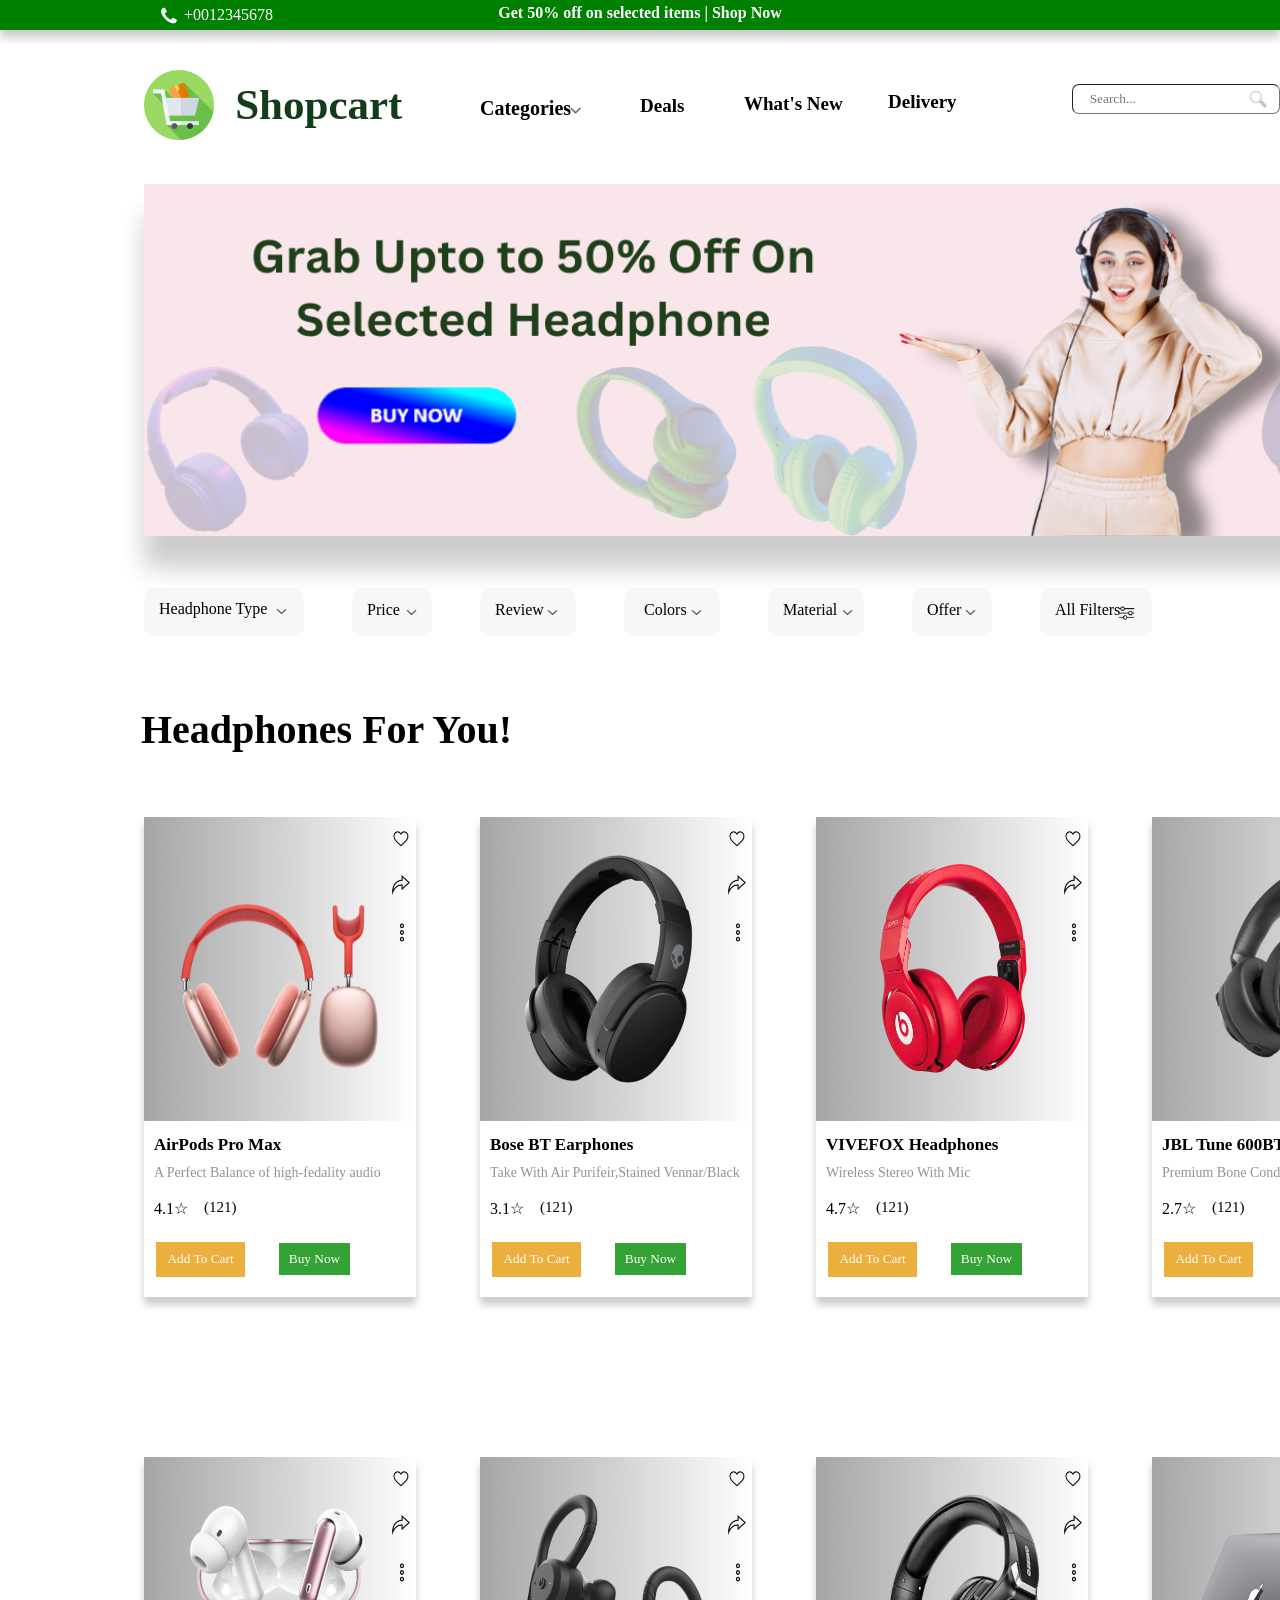
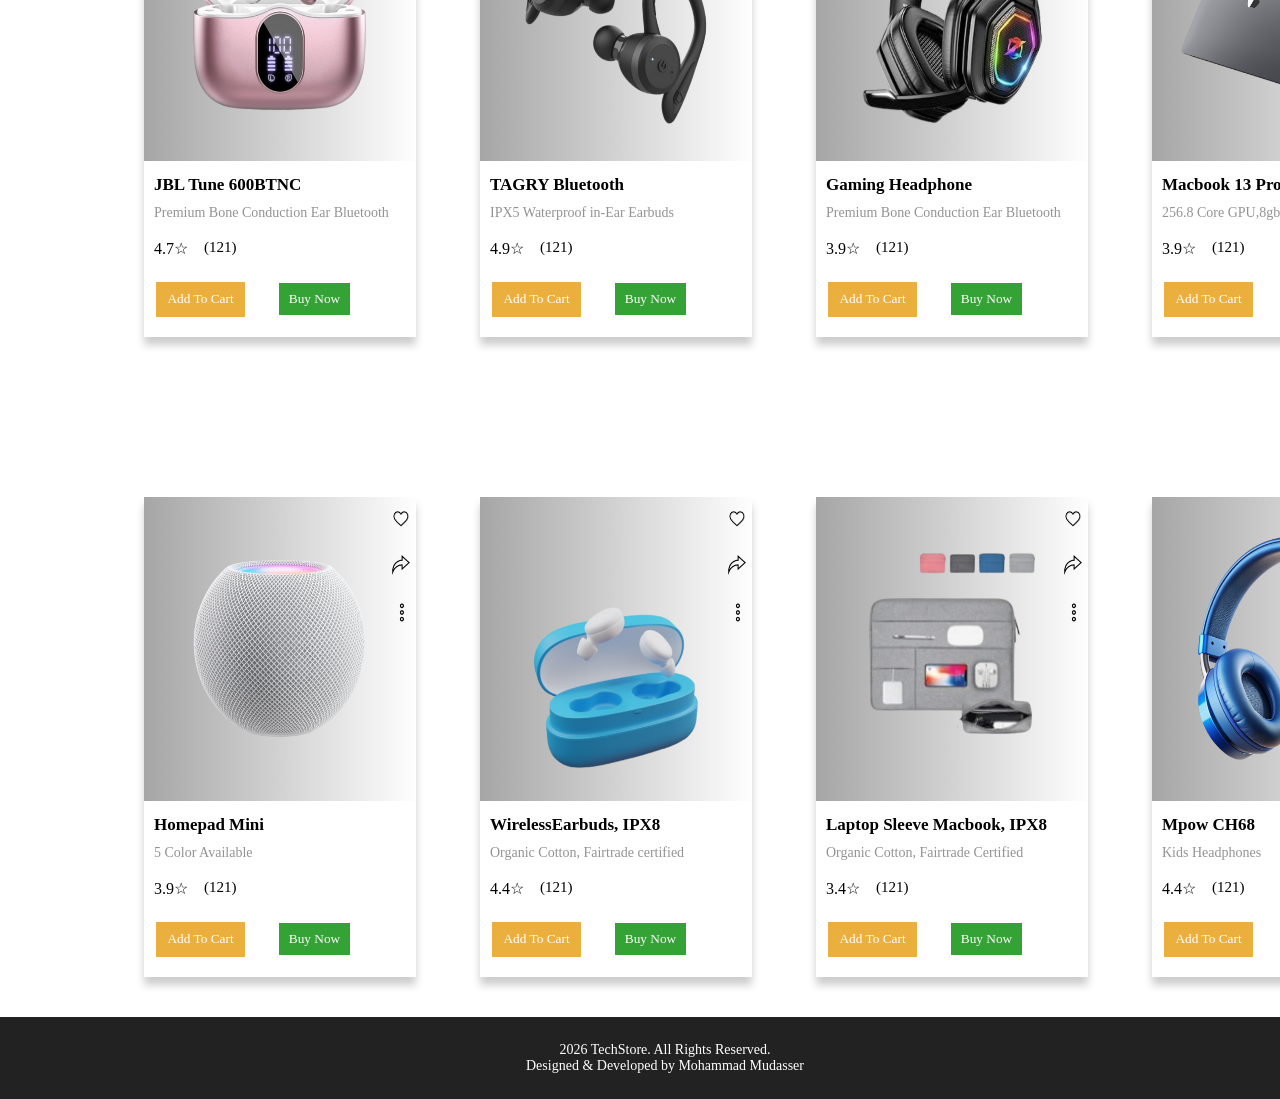
<file: index.html>
<!DOCTYPE html>
<html lang="en">
<head>
    <meta charset="UTF-8">
    <meta name="viewport" content="width=device-width, initial-scale=1.0">
    <title>Document</title>

    <link rel="stylesheet" href="style.css">

</head>
<body>


    <div class="head1">
    <img src="phone,logo.png" alt="" class="phlogo">

    <div class="number">
        <p >+0012345678</p>
    </div>

    <div class="getoff">
        <p align="center">Get 50% off on selected items | Shop Now</p>
    </div>
    
        <p class="eng">Eng </p>
        <p class="loc">Location</p>

        <img class="arrow1" src="whitewing.com.png" alt="">
        <img class="arrow2" src="whitewing.com.png" alt="">
    </div>

      <div>
        <img class="shopcart" src="shopping-cart.png" alt="">

        <h1 class="shoph1">Shopcart </h1>
        <p class="categ"> Categories  </p>


        <div class="arrow3d">
        <img class="arrow3" src="down-arrow.png" alt="">
        </div>

        <p class="deals">Deals</p>
         <p class="new">What's New</p>
         <p class="delivery">Delivery </p>
          
           <p class="search"><input type="search" placeholder="     Search..." class="search"></p>
           <p class="searchpic"><img src="search.png" alt="" class="searchpic"></p>

           <p class="userpic"> <img src="user.png" alt="" class="userpic"></p>
           <p class="account">Account</p>

           <p class="cartpic2"><img src="cart.png" alt="" class="cartpic2"></p>
           <p class="cart2">Cart</p>
        </div>
     
        <img src="backimg.png" alt="" class="girlimg">

        <div class="hpdiv1">
            <p class="headp">Headphone Type</p>

            <img src="down-arrow.png" alt="" class="hpdown">
        </div>

        <div class="hpdiv2">
            <p class="price">Price</p>
            <img src="down-arrow.png" alt="" class="hpdown2">
        </div>

        <div class="hpdiv3"> 
            <p class="review">Review</p>
            <img src="down-arrow.png" alt="" class="hpdown3">
        </div>

        <div class="hpdiv4">
            <p class="colors">Colors</p>
            <img src="down-arrow.png" alt="" class="hpdown4">
        </div>


        <div class="hpdiv5"> 
            <p class="material">Material </p>
            <img src="down-arrow.png" alt="" class="hpdown5">
        </div>


        <div class="hpdiv6">
            <p class="offer">Offer</p>
            <img src="down-arrow.png" alt="" class="hpdown6">
        </div>

        <div class="hpdiv7">
            <p class="all"> All Filters</p>
            <img src="slider.png" alt="" class="hpdown7">
        </div>


        <div class="hpdiv8"> 
            <p class="sort"> Sort By</p>
            <img src="down-arrow.png" alt="" class="hpdown8">
        </div>


        <p class="head2">Headphones For You!</p>


        <div class="box1">
            <img src="2design.png" alt="" class="img1">
            <p class="apro">AirPods Pro Max</p>
            <p class="para1">A Perfect Balance of high-fedality audio</p>
               <p class="rate">4.1☆</p>
               <p class="bracket">(121)</p>
               <button class="add"> Add To Cart</button>
                 <a href="index2.html"><button class="buy">Buy Now</button></a>
        </div>

        <div class="box2">
            <img src="3Untitled design.png" alt="" class="img1">
            <p class="apro">Bose BT Earphones</p>
            <p class="para1"> Take With Air Purifeir,Stained Vennar/Black</p>
            <p class="rate">3.1☆ </p>
            <p class="bracket"> (121)</p>
            <button class="add"> Add To Cart</button>
               <button class="buy">Buy Now</button>
        </div>

        <div class="box3"> 
             <img src="4Untitled design.png" alt="" class="img1">
            <p class="apro">VIVEFOX Headphones</p>
            <p class="para1"> Wireless Stereo With Mic</p>
            <p class="rate">4.7☆ </p>
            <p class="bracket"> (121)</p>
            <button class="add"> Add To Cart</button>
               <button class="buy">Buy Now</button>
        </div>

        <div class="box4">
            <img src="5Untitled design.png" alt="" class="img1">
            <p class="apro">JBL Tune 600BTNC</p>
            <p class="para1"> Premium Bone Conduction Ear Bluetooth</p>
            <p class="rate">2.7☆ </p>
            <p class="bracket"> (121)</p>
            <button class="add"> Add To Cart</button>
               <button class="buy">Buy Now</button>
        </div>

        <div class="box5"> 
            <img src="6Untitled design.png" alt="" class="img1">
            <p class="apro">JBL Tune 600BTNC</p>
            <p class="para1"> Premium Bone Conduction Ear Bluetooth</p>
            <p class="rate">4.7☆ </p>
            <p class="bracket"> (121)</p>
            <button class="add"> Add To Cart</button>
            <button class="buy">Buy Now</button>
        </div>


        <div class="box6"> 
            <img src="7Untitled design.png" alt="" class="img1">
            <p class="apro">TAGRY Bluetooth</p>
            <p class="para1"> IPX5 Waterproof in-Ear Earbuds</p>
            <p class="rate">4.9☆ </p>
            <p class="bracket"> (121)</p>
            <button class="add"> Add To Cart</button>
            <button class="buy">Buy Now</button>
        </div>


        <div class="box7"> 
            <img src="9Untitled design.png" alt="" class="img1">
            <p class="apro">Gaming Headphone</p>
            <p class="para1"> Premium Bone Conduction Ear Bluetooth</p>
            <p class="rate">3.9☆ </p>
            <p class="bracket"> (121)</p>
            <button class="add"> Add To Cart</button>
            <button class="buy">Buy Now</button>
        </div>


        <div class="box8"> 
            <img src="10Untitled design.png" alt="" class="img1">
            <p class="apro">Macbook 13 Pro</p>
            <p class="para1"> 256.8 Core GPU,8gb</p>
            <p class="rate">3.9☆ </p>
            <p class="bracket"> (121)</p>
            <button class="add"> Add To Cart</button>
            <button class="buy">Buy Now</button>
        </div>

        <div class="box9"> 
            <img src="11Untitled design.png" alt="" class="img1">
            <p class="apro">Homepad Mini</p>
            <p class="para1"> 5 Color Available</p>
            <p class="rate">3.9☆ </p>
            <p class="bracket"> (121)</p>
            <button class="add"> Add To Cart</button>
            <button class="buy">Buy Now</button>
        </div>

        
        <div class="box10"> 
            <img src="1design.png" alt="" class="img1">
            <p class="apro">WirelessEarbuds, IPX8</p>
            <p class="para1">Organic Cotton, Fairtrade certified</p>
            <p class="rate">4.4☆ </p>
            <p class="bracket"> (121)</p>
            <button class="add"> Add To Cart</button>
            <button class="buy">Buy Now</button>
        </div>

        <div class="box11"> 
            <img src="12Untitled design.png" alt="" class="img1">
            <p class="apro">Laptop Sleeve Macbook, IPX8</p>
            <p class="para1">Organic Cotton, Fairtrade Certified</p>
            <p class="rate">3.4☆ </p>
            <p class="bracket"> (121)</p>
            <button class="add"> Add To Cart</button>
            <button class="buy">Buy Now</button>

        </div>


        <div class="box12"> 
            <img src="8Untitled design.png" alt="" class="img1">
            <p class="apro">Mpow CH68</p>
            <p class="para1">Kids Headphones</p>
            <p class="rate">4.4☆ </p>
            <p class="bracket"> (121)</p>
            <button class="add"> Add To Cart</button>
            <button class="buy">Buy Now</button>

        </div>

        <footer>
            <p>2026 TechStore. All Rights Reserved.</p>
             <p>Designed & Developed by Mohammad Mudasser</p>
        </footer>



























</body>
</html>
</file>
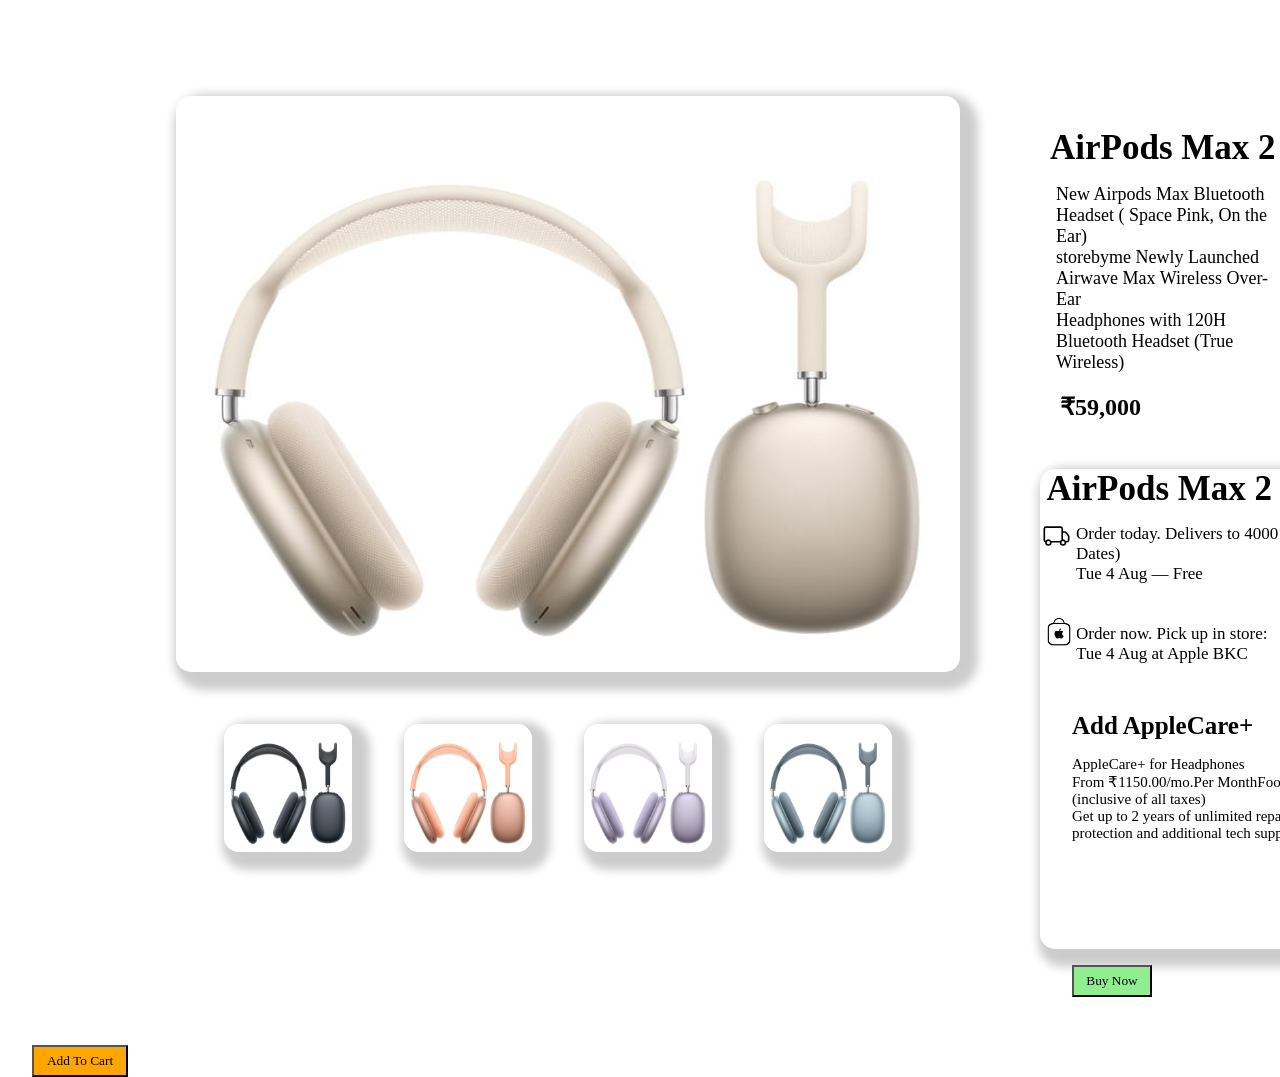
<file: index2.html>
<!DOCTYPE html>
<html lang="en">
<head>
    
    <meta charset="UTF-8">
    <meta name="viewport" content="width=device-width, initial-scale=1.0">
    <title>Document</title>
      
        <link rel="stylesheet" href="style.css">

</head>
<body>
    
<div class="boxp2">
<img src="Black Head (2).jpeg" alt="" class="imgp2">
<img src="Black Head (1).jpeg" alt="" class="hpp2">
<img src="Black Head (3).jpeg" alt="" class="hpp2">
<img src="Black Head (4).jpeg" alt="" class="hpp2">
<img src="Black Head (5).jpeg" alt="" class="hpp2">

</div>


<div class="divp2">
    <p class="apple">AirPods Max 2</p>
<p class="parap"> New Airpods Max Bluetooth Headset ( Space Pink, On the Ear) <br>
     storebyme Newly Launched Airwave Max Wireless Over-Ear <br>  Headphones 
      with 120H Bluetooth Headset (True Wireless)</p>

<h2 class="dollar2">₹59,000 </h2>
</div>

<div class="divp3">
<p class="airm" align=center>AirPods Max 2 - Starlight</p>

<p class="order"> <img src="truck.svg" alt="" class="truck">Order today. Delivers to 400011 (Get Delivery Dates) <br>
Tue 4 Aug — Free </p>

<p class="order2"> <img src="images.jpg" alt="" class="bag">Order now. Pick up in store:
Tue 4 Aug at Apple BKC</p>


<p class="care">Add AppleCare+</p>

<p class="form">AppleCare+ for Headphones <br>
From ₹1150.00/mo.Per MonthFootnote§orMRP ₹6900.00 <br>
(inclusive of all taxes) <br>
Get up to 2 years of unlimited repairs for accidental damage protection and additional tech support. Footnote **</p>
 
</div>

<button class="now2">Buy Now</button>
<button class="tocart">Add To Cart</button>



</body>
</html>
</file>
<file: style.css>
*{
    padding: 0%;
    margin: 0%;
   font-family: calibri;
}




.head1{
    background-color: green;
    height: 30px;
    width: 100%;
     box-shadow: 0 8px 8px  0 rgba(0, 0, 0, .2); 

}

.phlogo{
    color: red;
    width: 18px;
    height: 17px;
    margin-top: 7px;
    margin-left: 10rem;
}

.number{
    margin-top: -1.4rem;
    margin-left: 11.5rem;
    color: white;
    width: auto;
}

.getoff{
    margin-top: -1.2rem;
    color: white;
    font-weight: bolder;
}

.eng{
    margin-top: -1.3rem;
    margin-left: 82rem;
    color: white;
    font-weight: bolder;
}

.loc{
    margin-top: -1.3rem;
    margin-left: 89rem;
    font-weight: bolder;
    color: white;
    position: absolute;
}

.arrow1{
    height: 15px;
    width: 15px;
    margin-top: -0.8rem;
    margin-left: 83.8rem;
    position: absolute;
    
}

.arrow2{
 height: 15px;
    width: 15px;
    margin-top: -0.8rem;
    margin-left: 92.8rem;
    position: absolute;
}

.shopcart{
    height: 70px;
    width: 70px;
    margin-top: 2.5rem;
    margin-left: 9rem;
}

.shoph1{
    margin-top: -4rem;
    margin-left: 14.7rem; 
    font-size: 43px; 
   color: rgba(19, 60, 28, 255);
}

.categ{
    margin-top: -2rem;
    margin-left: 30rem;
    font-size: 20px;
    font-weight: bolder;
}

.arrow3{
    height: 15px;
    width: 15px;
    margin-top: -4rem;
    margin-left: 35.5rem;
    color: black;
}

.arrow3d{
    margin-top: -1rem;
}

.deals{
    margin-top: -1.7rem;
    margin-left: 40rem;
    font-weight: bolder;
    font-size: 19px;
}

.new{
     margin-top: -1.5rem;
    margin-left: 46.5rem;
    font-weight: bolder;
    font-size: 19px;
}

.delivery{
   margin-top: -1.5rem;
    margin-left: 55.5rem;
    font-weight: bolder;
    font-size: 19px;
}

.search{
    margin-top: -1.5rem;
    margin-left: 33.5rem;
    height: 30px;
    width: 13rem;
    border-radius: 7px;
    border-width: 1.5px;
}

.searchpic{
    height: 20px;
    width: 20px;
    margin-top: -1.5rem;
    margin-left:39rem ;
}

.userpic{
    height: 40px;
    width: 40px;
    margin-top: -1.2rem;
    margin-left:41rem ;
}

.account{
    margin-top: -3.2rem;
    margin-left:85rem ;
    font-weight: bolder;
    font-size: 19px;
}

.cartpic2{
    height: 40px;
    width: 40px;
    margin-top: -1.1rem;
    margin-left:45.5rem ;

}

.cart2{
    margin-top: -2.9rem;
    margin-left:94rem ;
    font-weight: bolder;
    font-size: 19px;
}    

.girlimg{
    height: 22rem;
    width: 87rem;
    margin-top: 5rem;
    margin-left: 9rem;
     box-shadow: 0 32px 23px 0 rgba(0, 0, 0, .2);
}

.hpdiv1{
    height: 3rem;
    width: 10rem;
    margin-top: 3rem;
    margin-left: 9rem;
    background-color: #adadad18;
    border-radius: 10px;
}
.headp{
    margin-left: 15px;
    margin-top: 12px;
    position: absolute;
}

.hpdown{
height: 13px;
width: 13px;
margin-top: 17px;
margin-left: 131px;
}

.hpdiv2{
    height: 3rem;
    width: 5rem;
    margin-top: -3rem;
    margin-left: 22rem;
    background-color: #adadad18;
    border-radius: 10px;
}

.price{
    margin-top: 13px;
    margin-left: 15px;
    position: absolute;
}

.hpdown2{
height: 13px;
width: 13px;
margin-top: 18px;
margin-left: 53px;
}

.hpdiv3{
    height: 3rem;
    width: 6rem;
    margin-top: -3rem;
    margin-left: 30rem;
    background-color: #adadad18;
    border-radius: 10px;
}

.review{
    margin-top: 13px;
    margin-left: 15px;
    position: absolute;
}

.hpdown3{
height: 13px;
width: 13px;
margin-top: 18px;
margin-left: 66px;
}

.hpdiv4{
    height: 3rem;
    width: 6rem;
    margin-top: -3rem;
    margin-left: 39rem;
    background-color: #adadad18;
    border-radius: 10px;
}

.colors{
    margin-left: 20px;
    margin-top: 13px;
    position: absolute;
}

.hpdown4{
height: 13px;
width: 13px;
margin-top: 18px;
margin-left: 66px;
}

.hpdiv5{
    height: 3rem;
    width: 6rem;
    margin-top: -3rem;
    margin-left: 48rem;
    background-color: #adadad18;
    border-radius: 10px;
}


.material{
    margin-top: 13px;
    margin-left: 15px;
    position: absolute;
}

.hpdown5{
height: 13px;
width: 13px;
margin-top: 18px;
margin-left:73px;
}

.hpdiv6{
 height: 3rem;
    width: 5rem;
    margin-top: -3rem;
    margin-left: 57rem;
    background-color: #adadad18;
    border-radius: 10px;   
}

.offer{
    margin-top: 13px;
    margin-left: 15px;
    position: absolute;
}

.hpdown6{
height: 13px;
width: 13px;
margin-top: 18px;
margin-left:52px;
}

.hpdiv7{
    height: 3rem;
    width: 7rem;
    margin-top: -3rem;
    margin-left: 65rem;
    background-color: #adadad18;
    border-radius: 10px;  
}

.all{
    margin-top: 13px;
    margin-left: 15px;
    position: absolute; 
}

.hpdown7{
height: 21px;
width: 21px;
margin-top: 15px;
margin-left:76px;
}


.hpdiv8{
     height: 3rem;
    width: 7rem;
    margin-top: -3rem;
    margin-left: 85rem;
    background-color: #adadad18;
    border-radius: 10px; 
    border-style: solid;
}

.sort{
    margin-top: 13px;
    margin-left: 15px;
    position: absolute; 
}

.hpdown8{
height: 14px;
width: 14px;
margin-top: 16px;
margin-left:65px;
}

.head2{
    font-size: 40px;
    margin-top: 4rem;
    margin-left: 141px;
    font-weight: bold;
}

.img1{
    height: 19rem;
    width: 100%;
}

.box1{
    height: 30rem;
    width: 17rem;
    margin-left: 9rem;
    margin-top: 4rem;
    box-shadow: 0 8px 8px  0 rgba(0, 0, 0, .2); 
   
}

.apro{
    font-size: 17px;
    font-weight: bolder;
    margin-top: 10px;
    margin-left: 10px;
}

.para1{
    font-size: 14px;
    color: rgb(147, 147, 147);
    margin-top: 10px;
    margin-left: 10px;
}

.rate{
    margin-top: 18px;
    margin-left: 10px;
}

.bracket{
    font-size: 15px;
    margin-top: -19px;
    margin-left: 60px;
}

.buy{
    margin-top: 27px;
    margin-left: 30px;
    background-color: rgb(52, 162, 52);
    height: 32px;
    width: 71px;
    color: white;
    border: none;
}

.add{
    margin-top: 16px;
    margin-left: 12px;
    background-color: rgb(235, 175, 62);
    height: 35px;
    width: 89px;
    color: white;   
    border: none;
}

.box2{
    height: 30rem;
    width: 17rem;
    margin-left: 30rem;
    margin-top: -30rem;
    box-shadow: 0 8px 8px  0 rgba(0, 0, 0, .2); 
}

.img2{
    height: 19rem;
    width: 100%;
}

.box3{
    height: 30rem;
    width: 17rem;
    margin-left: 51rem;
    margin-top: -30rem;
    box-shadow: 0 8px 8px  0 rgba(0, 0, 0, .2);
}

.box4{
    height: 30rem;
    width: 17rem;
    margin-left: 72rem;
    margin-top: -30rem;
    box-shadow: 0 8px 8px  0 rgba(0, 0, 0, .2);
}

.box5{
    height: 30rem;
    width: 17rem;
    margin-left: 9rem;
    margin-top: 10rem;
    box-shadow: 0 8px 8px  0 rgba(0, 0, 0, .2); 
}

.box6{
    height: 30rem;
    width: 17rem;
    margin-left: 30rem;
    margin-top: -30rem;
    box-shadow: 0 8px 8px  0 rgba(0, 0, 0, .2);
}

.box7{
    height: 30rem;
    width: 17rem;
    margin-left: 51rem;
    margin-top: -30rem;
    box-shadow: 0 8px 8px  0 rgba(0, 0, 0, .2);
}

.box8{
    height: 30rem;
    width: 17rem;
    margin-left: 72rem;
    margin-top: -30rem;
    box-shadow: 0 8px 8px  0 rgba(0, 0, 0, .2);
}

.box9{
    height: 30rem;
    width: 17rem;
    margin-left: 9rem;
    margin-top: 10rem;
    box-shadow: 0 8px 8px  0 rgba(0, 0, 0, .2);  
}

.box10{
    height: 30rem;
    width: 17rem;
    margin-left: 30rem;
    margin-top: -30rem;
    box-shadow: 0 8px 8px  0 rgba(0, 0, 0, .2);   
}

.box11{
    height: 30rem;
    width: 17rem;
    margin-left: 51rem;
    margin-top: -30rem;
    box-shadow: 0 8px 8px  0 rgba(0, 0, 0, .2); 
}

.box12{
    height: 30rem;
    width: 17rem;
    margin-left: 72rem;
    margin-top: -30rem;
    box-shadow: 0 8px 8px  0 rgba(0, 0, 0, .2); 
}

footer{
    background-color: #222;
    color: white;
    text-align: center;
    padding: 25px;
    margin-top: 40px;
    font-size: 14px;
    width:100%
}

.buy:hover{
    transform: scale(1.05);
    cursor: pointer;
}

.add:hover{
     transform: scale(1.05);
    cursor: pointer;
}


.boxp2{
    height: 36rem;
    width: 49rem;
    margin-top: 6rem;
    margin-left: 11rem;
    box-shadow: 8px 8px 10px  10px rgba(0, 0, 0, .2); 
    border-radius: 20px;
   
   
}

.imgp2{
height: 100%;
width: 100%;
border-radius: 15px;
}

.hpp2{
    height: 8rem;
    width: 8rem;
    margin-left: 3rem;
    margin-top: 3rem;
    box-shadow: 8px 8px 10px  10px rgba(0, 0, 0, .2); 
    border-radius: 15px;    

}

.divp2{
    margin-top: -35rem;
    margin-left: 65rem;

}

.apple{
    font-size: 35px;
    font-weight: bold;
    margin-top: 1rem;
    margin-left: 10px;
}

.parap{
    margin-top: 1rem;
    font-size: 18px;
    margin-left: 1rem;
}

.dollar2{
    margin-top: 20px ;
    margin-left: 20px;
}

.divp3{
    height: 30rem;
    width: 25rem;
    margin-top: 3rem;
    margin-left: 65rem; 
    box-shadow: 8px 8px 10px  10px rgba(0, 0, 0, .2); 
    border-radius: 15px;    

}

.airm{
    font-size: 35px;
    font-weight: bold;
    margin-top: 10px;
}

.order{
    margin-top: 15px;
    margin-left: 36px;
    font-size: 17px;
}

.truck{
    margin-top: -1px;
    margin-left: -40px;
    height: 26px;
    width: 41px;
    position: absolute;
}

.order2{
     margin-top: 40px;
    margin-left: 36px;
    font-size: 17px;
    position: absolute;
    
}

.bag{
    height: 35px;
    width: 36px;
    margin-top: -10px;
    margin-left: -35px;
    position: absolute;
}

.care{
    margin-top: 8rem;
    margin-left: 2rem;
    font-size: 25px;
    font-weight: bold;
}

.form{
    margin-top: 1rem;
    margin-left: 2rem;
    font-size: 15px;   
}

.now2{
    margin-left: 67rem;
    margin-top: 1rem;
    height: 2rem;
    width: 5rem;
    background-color: lightgreen;
}

.tocart{
    margin-left: 2rem;
    margin-top: 3rem;
    height:2rem;
    width:  6rem;
    background-color: orange;
}
</file>
